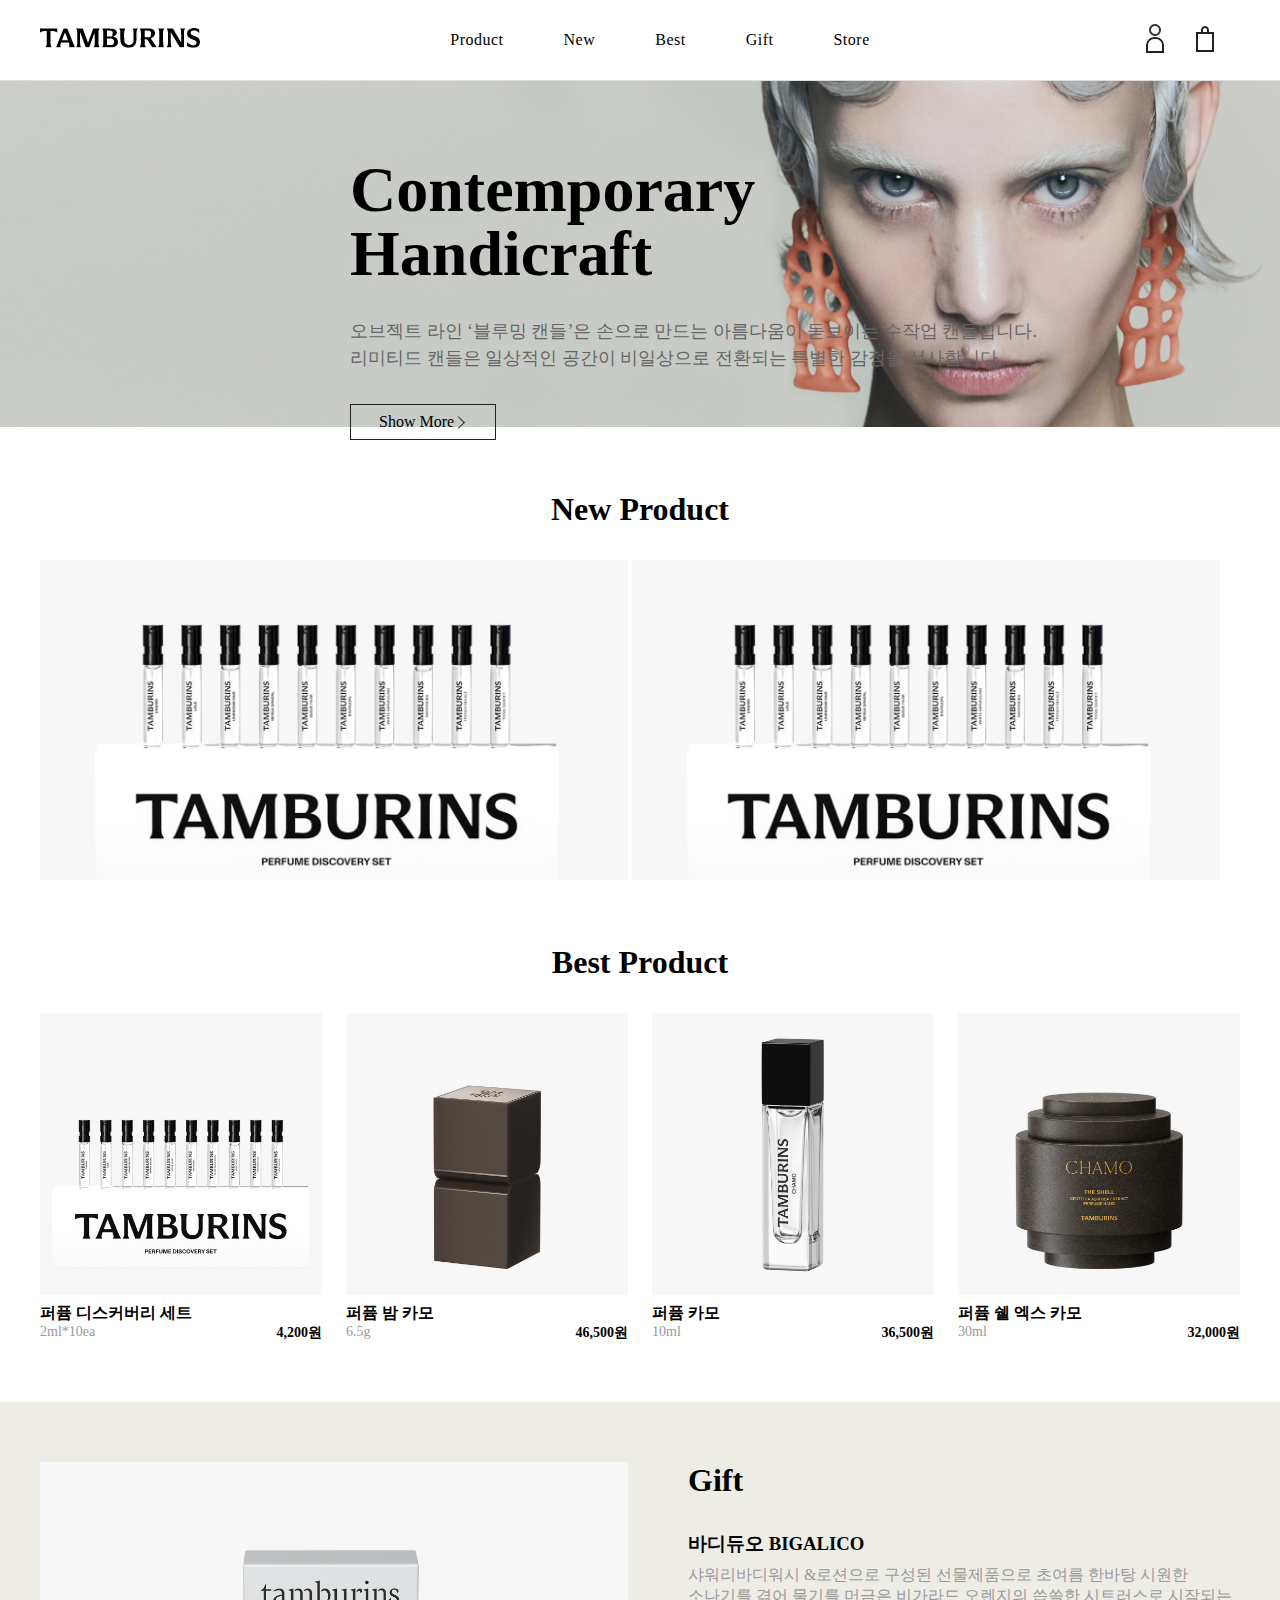
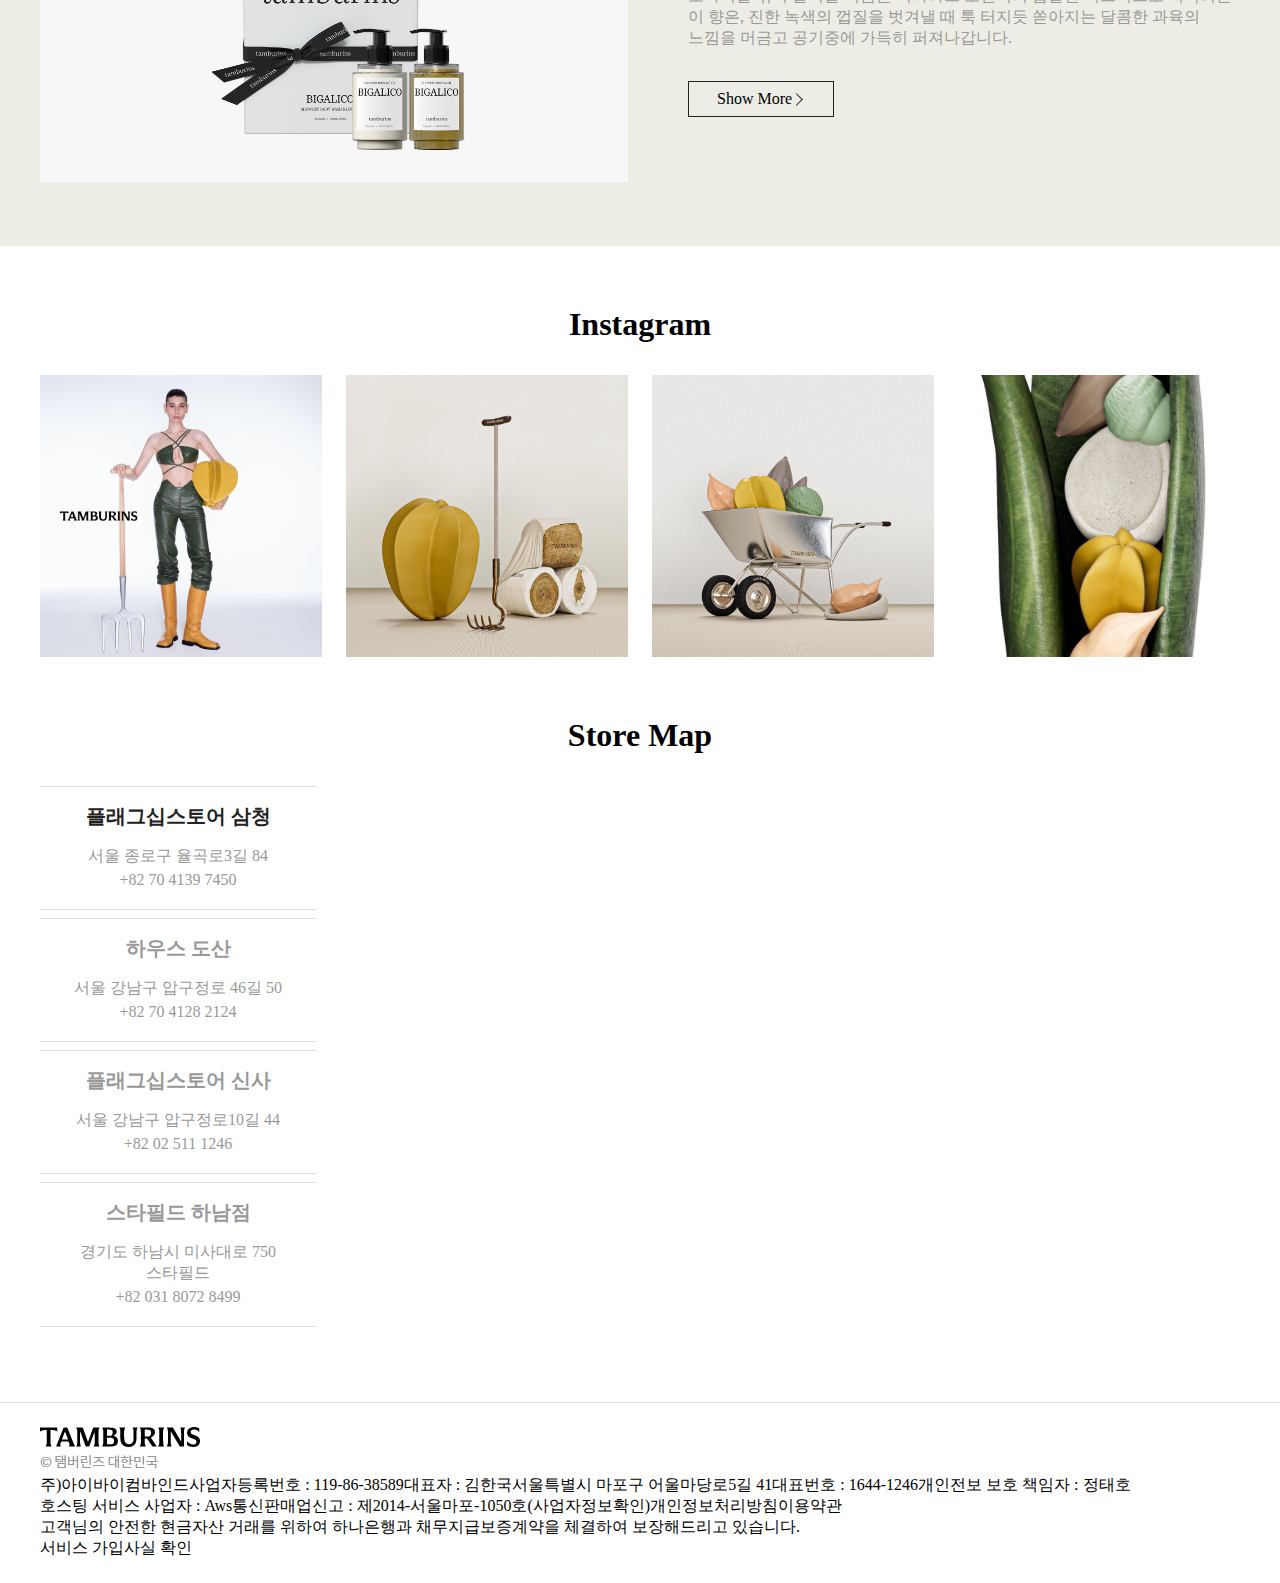
<file: index.html>
<!DOCTYPE html>
<html lang="ko">
<head>
    <meta charset="UTF-8">
    <meta http-equiv="X-UA-Compatible" content="IE=edge">
    <meta name="viewport" content="width=device-width, initial-scale=1.0">
    <!-- v -->
    <!-- <link href="https://cdn.jsdelivr.net/npm/bootstrap@5.0.2/dist/css/bootstrap.min.css" rel="stylesheet" integrity="sha384-EVSTQN3/azprG1Anm3QDgpJLIm9Nao0Yz1ztcQTwFspd3yD65VohhpuuCOmLASjC" crossorigin="anonymous"> -->
    <link rel="stylesheet" href="./index.css">
    <script src="/index.js"></script>
    
    <script src="https://cdn.jsdelivr.net/npm/bootstrap@5.0.2/dist/js/bootstrap.bundle.min.js" integrity="sha384-MrcW6ZMFYlzcLA8Nl+NtUVF0sA7MsXsP1UyJoMp4YLEuNSfAP+JcXn/tWtIaxVXM" crossorigin="anonymous"></script>

    <title>Document</title>
</head>
<body>
    <!-- 헤더시작_공통 -->
<header class="header">
    <div class="wrap_header">
        <p class="logo" href="#">
            <a href="/index.html">
                <img src="./img/img_logo.png" alt="Brand Logo">
            </a>
        </p>
        <div class="hd_menu">
            <ul class="menu_list">
                <li>
                    <a href="/sub_01.html">Product</a>
                </li>
                <li>
                    <a href="#">New</a>
                </li>
                <li>
                    <a href="#">Best</a>
                </li>
                <li>
                    <a href="#">Gift</a>
                </li>
                <li>
                    <a href="#">Store</a>
                </li>
            </ul>
        </div>
        <div class="hd_login">
            <ul class="menu_login">
                <li>
                    <a href="">
                        <img src="/img/icon_login.png" alt="Login_button">
                    </a>
                </li>
                <li>
                    <a href="">
                        <img src="/img/icon_shoppingbag.png" alt="shopping_bag">
                    </a>
                </li>
            </ul>
        </div>
    </div>
</header>
    <!-- 헤더끝_공통 -->


<section class=" main">
    <div class="main_visual">
        <img src="/img/img_main.png" alt="main_visual_01">
        <div class="main_visual_text">
            <p id="main_title">Contemporary<br>Handicraft</p>
            <p id="main_text">오브젝트 라인 ‘블루밍 캔들’은 손으로 만드는 아름다움이 돋보이는 수작업 캔들입니다.<br>리미티드 캔들은 일상적인 공간이 비일상으로 전환되는 특별한 감정을 선사합니다.</p>
            <a class="main_button" href="/sub_01.html">
                <p>Show More</p>
            </a>
        </div>
    </div>
</section>
<section class="content content_01">
    <div class="wrap_content">
        <h2 class="content_title">New Product</h2>
        <div class="new_proudct_list">
            <div class="new_product new_product_01">
                <div class="product_hover">
                    <div class="product_text">
                        <h3>퍼퓸 디스커버리 세트</h3>
                        <a class="np_button" href="#">
                            <p>Show More</p>
                        </a>
                    </div>
                </div>
                <a class="product" href="#">
                    <img src="/img/img_product_01.png" alt="New Product_01">
                </a>
            </div>
            <div class="new_product new_product_01">
                <div class="product_hover">
                    <div class="product_text">
                        <h3>퍼퓸 밤 카모</h3>
                        <a class="np_button" href="#">
                            <p>Show More</p>
                        </a>
                    </div>
                </div>
                <a class="product" href="#">
                    <img src="/img/img_product_01.png" alt="New Product_01">
                </a>
            </div>
        </div>
    </div>
</section>
<section class="content content_02">
    <div class="wrap_content">
        <h2 class="content_title">Best Product</h2>
        <div class="best_product">
            <ul>
                <li>
                    <div class="bp_img">
                        <a href="/sub_01.html" class="product_hover">
                            <img src="/img/icon_like_on.png">
                        </a>
                        <div href="">
                            <img src="/img/img_best_product_01.png" alt="best Product_01">
                        </div>
                    </div>
                    <div class="product_info">
                        <p>퍼퓸 디스커버리 세트</p>
                        <span class="info">2ml*10ea</span>
                        <span class="price">4,200원</span>
                    </div>
                </li>
                <li>
                    <div class="bp_img">
                        <a href="#" class="product_hover">
                            <img src="/img/icon_like_on.png">
                        </a>
                        <div href="">
                            <img src="/img/img_best_product_02.png" alt="best Product_01">
                        </div>
                    </div>
                    <div class="product_info">
                        <p>퍼퓸 밤 카모</p>
                        <span class="info">6.5g</span>
                        <span class="price">46,500원</span>
                    </div>
                </li>
                <li>
                    <div class="bp_img">
                        <a href="#" class="product_hover">
                            <img src="/img/icon_like_on.png">
                        </a>
                        <div href="">
                            <img src="/img/img_best_product_03.png" alt="best Product_01">
                        </div>
                    </div>
                    <div class="product_info">
                        <p>퍼퓸 카모</p>
                        <span class="info">10ml</span>
                        <span class="price">36,500원</span>
                    </div>
                </li>
                <li>
                    <div class="bp_img">
                        <a href="#" class="product_hover">
                            <img src="/img/icon_like_on.png">
                        </a>
                        <div href="">
                            <img src="/img/img_best_product_04.png" alt="best Product_01">
                        </div>
                    </div>
                    <div class="product_info">
                        <p>퍼퓸 쉘 엑스 카모</p>
                        <span class="info">30ml</span>
                        <span class="price">32,000원</span>
                    </div>
                </li>
            </ul>
        </div>
    </div>
</section>
<section class="content content_03">
    <div class="wrap_content">
        <div class="gift">
                <ul>
                    <li>
                        <div class="gift_img">
                            <a href="">
                                <img src="/img/img_gift_01.png" alt="gift_01">
                            </a>
                            </div>
                        <div class="gift_01_text">
                            <h2 class="content_title gift">Gift</h2>
                            <h3>바디듀오 BIGALICO</h3>
                            <span>샤워리바디워시 &amp;로션으로 구성된 선물제품으로 초여름 한바탕 시원한 소나기를 겪어 물기를 머금은 비가라드 오렌지의 씁쓸한 시트러스로 시작되는 이 향은, 진한 녹색의 껍질을 벗겨낼 때 툭 터지듯 쏟아지는 달콤한 과육의 느낌을 머금고 공기중에 가득히 퍼져나갑니다.</span>
                            <a class="gift_button" href="#">
                                <p>Show More</p>
                            </a>
                        </div>
                        
                    </li>
                    <!-- <li>
                        <a href="">
                            <img src="/img/img_gift_01.png" alt="gift_02">
                        </a>
                        <div class="gift_01_text">
                            <p>바디듀오 BIGALICO</p>
                            <span>샤워리바디워시 &amp;로션으로 구성된 선물제품으로 초여름 한바탕 시원한 소나기를 겪어 물기를 머금은 비가라드 오렌지의 씁쓸한 시트러스로 시작되는 이 향은, 진한 녹색의 껍질을 벗겨낼 때 툭 터지듯 쏟아지는 달콤한 과육의 느낌을 머금고 공기중에 가득히 퍼져나갑니다.</span>
                        </div>
                    </li>
                    <li>
                        <a href="">
                            <img src="/img/img_gift_01.png" alt="gift_03">
                        </a>
                        <div class="gift_01_text">
                            <p>바디듀오 BIGALICO</p>
                            <span>샤워리바디워시 &amp;로션으로 구성된 선물제품으로 초여름 한바탕 시원한 소나기를 겪어 물기를 머금은 비가라드 오렌지의 씁쓸한 시트러스로 시작되는 이 향은, 진한 녹색의 껍질을 벗겨낼 때 툭 터지듯 쏟아지는 달콤한 과육의 느낌을 머금고 공기중에 가득히 퍼져나갑니다.</span>
                        </div>
                    </li>  -->
                </ul>
        </div>
    </div>
</section>
<section class="content content_04">
    <div class="wrap_content">
        <div class="insta">
            <h2 class="content_title">Instagram</h2>
            <ul>
                <li>
                    <a href="#" class="insta_hover">
                        <img src="/img/icon_like_on.png">
                    </a>
                    <div class="insta_img" href="">
                        <img src="/img/img_insta_01.png" alt="insta_img_01">
                    </div>
                </li>
                <li>
                    <a href="#" class="insta_hover">
                        <img src="/img/icon_like_on.png">
                    </a>
                    <div class="insta_img" href="">
                        <img src="/img/img_insta_02.png" alt="insta_img_02">
                    </div>
                </li>
                <li>
                    <a href="#" class="insta_hover">
                        <img src="/img/icon_like_on.png">
                    </a>
                    <div class="insta_img" href="">
                        <img src="/img/img_insta_03.png" alt="insta_img_03">
                    </div>
                </li>
                <li>
                    <a href="#" class="insta_hover">
                        <img src="/img/icon_like_on.png">
                    </a>
                    <div class="insta_img" href="">
                        <img src="/img/img_insta_04.png" alt="insta_img_04">
                    </div>
                </li>
            </ul>
        </div>
    </div>
</section>
<section class="content content_05">
    <div class="wrap_content">
        <h2 class="content_title">Store Map</h2>
        <div class="store_list">
            <div class="store_info active">
                <h3 id="plg">플래그십스토어 삼청</h3>
                <p class="adr">서울 종로구 율곡로3길 84</p>
                <p class="phn">+82 70 4139 7450</p>
            </div>
            <div  class="store_info">
                    <h3 id="house">하우스 도산</h3>
                    <p class="adr">서울 강남구 압구정로 46길 50</p>
                    <p class="phn">+82 70 4128 2124</p>
            </div>
            <div  class="store_info">
                    <h3>플래그십스토어 신사</h3>
                    <p class="adr">서울 강남구 압구정로10길 44</p>
                    <p class="phn">+82 02 511 1246</p>
            </div>
            <div  class="store_info">
                    <h3>스타필드 하남점</h3>
                    <p class="adr">경기도 하남시 미사대로 750 스타필드</p>
                    <p class="phn">+82 031 8072 8499</p>
            </div>
        </div>
        <div class="iframe">
            <iframe class="zindex" src="https://www.google.com/maps/embed?pb=!1m18!1m12!1m3!1d50611.347963052285!2d126.94245030426846!3d37.55013359230874!2m3!1f0!2f0!3f0!3m2!1i1024!2i768!4f13.1!3m3!1m2!1s0x357ca310873a0217%3A0x48767bcb989ef154!2sTAMBURINS%20Flagship%20Store%20Samcheong!5e0!3m2!1sko!2skr!4v1684732100878!5m2!1sko!2skr" width="894" height="556" style="border:0;" allowfullscreen="" loading="lazy" referrerpolicy="no-referrer-when-downgrade"></iframe>
            <iframe src="https://www.google.com/maps/embed?pb=!1m18!1m12!1m3!1d3164.261943588402!2d127.03567849999999!3d37.5253221!2m3!1f0!2f0!3f0!3m2!1i1024!2i768!4f13.1!3m3!1m2!1s0x357ca36421260b87%3A0x7146fecb44962dda!2sGENTLE%20MONSTER%20HAUS%20DOSAN!5e0!3m2!1sko!2skr!4v1687246200977!5m2!1sko!2skr" width="894" height="556" style="border:0;" allowfullscreen="" loading="lazy" referrerpolicy="no-referrer-when-downgrade"></iframe>
            <iframe src="https://www.google.com/maps/embed?pb=!1m18!1m12!1m3!1d791.1152762057878!2d127.02205989999999!3d37.5206264!2m3!1f0!2f0!3f0!3m2!1i1024!2i768!4f13.1!3m3!1m2!1s0x357ca3eb0892eca7%3A0x317ff33e31a18c5a!2z7YOs67KE66aw7KaIIOyLoOyCrCDtlIzrnpjqt7jsi63siqTthqDslrQ!5e0!3m2!1sko!2skr!4v1687246220086!5m2!1sko!2skr" width="894" height="556" style="border:0;" allowfullscreen="" loading="lazy" referrerpolicy="no-referrer-when-downgrade"></iframe>
            <iframe src="https://www.google.com/maps/embed?pb=!1m18!1m12!1m3!1d3163.4063556134483!2d127.22112207635483!3d37.545488925333764!2m3!1f0!2f0!3f0!3m2!1i1024!2i768!4f13.1!3m3!1m2!1s0x357cb3cddde61fad%3A0xa1076930e6397ee5!2z6rK96riw64-EIO2VmOuCqOyLnCDrr7jsgqzrjIDroZwgNzUw!5e0!3m2!1sko!2skr!4v1687246281159!5m2!1sko!2skr" width="894" height="556" style="border:0;" allowfullscreen="" loading="lazy" referrerpolicy="no-referrer-when-downgrade"></iframe>
        </div>
    </div>
</section>

    <!-- 푸터시작_공통 -->

<footer class="footer">
    <div class="footer_wrap">
        <div class="footer_logo">
            <a href="/index.html">
                <img src="/img/logo_footer.png" alt="logo">
            </a>
        </div>
        <div class="footer_info">
            <ul>
                <li>
                    <p>주&#41;아이바이컴바인드</p>
                </li>
                <li>
                    <p>사업자등록번호 : 119-86-38589</p>
                </li>
                <li>
                    <p>대표자 : 김한국</p>
                </li>
                <li>
                    <p>서울특별시 마포구 어울마당로5길 41</p>
                </li>
                <li>
                    <p>대표번호 : 1644-1246</p>
                </li>
                <li>
                    <p>개인전보 보호 책임자 : 정태호</p>
                </li>
                <li>
                    <p>호스팅 서비스 사업자 : Aws</p>
                </li>
                <li>
                    <p>통신판매업신고 : 제2014-서울마포-1050호</p>
                <li>
                    <a href="#"><p>&#40;사업자정보확인&#41;</p></a>
                </li>
                <li>
                    <a href="#"><p>개인정보처리방침</p></a>
                </li>
                <li>
                    <a href="#"><p>이용약관</p></a>
                </li>
            </ul>
        </div>
        <div>
            <p>고객님의 안전한 현금자산 거래를 위하여 하나은행과 채무지급보증계약을 체결하여 보장해드리고 있습니다.</p>
            <a href="#">
                <p>서비스 가입사실 확인</p>
            </a>
        </div>
        
    </div>
</footer>

    <!-- 푸터끝_공통 -->

    <script src="https://cdn.jsdelivr.net/npm/jquery@3.5.1/dist/jquery.slim.min.js" integrity="sha384-DfXdz2htPH0lsSSs5nCTpuj/zy4C+OGpamoFVy38MVBnE+IbbVYUew+OrCXaRkfj" crossorigin="anonymous"></script>
    <script src="https://cdn.jsdelivr.net/npm/bootstrap@4.6.2/dist/js/bootstrap.bundle.min.js" integrity="sha384-Fy6S3B9q64WdZWQUiU+q4/2Lc9npb8tCaSX9FK7E8HnRr0Jz8D6OP9dO5Vg3Q9ct" crossorigin="anonymous"></script>
</body>
</html>
</file>
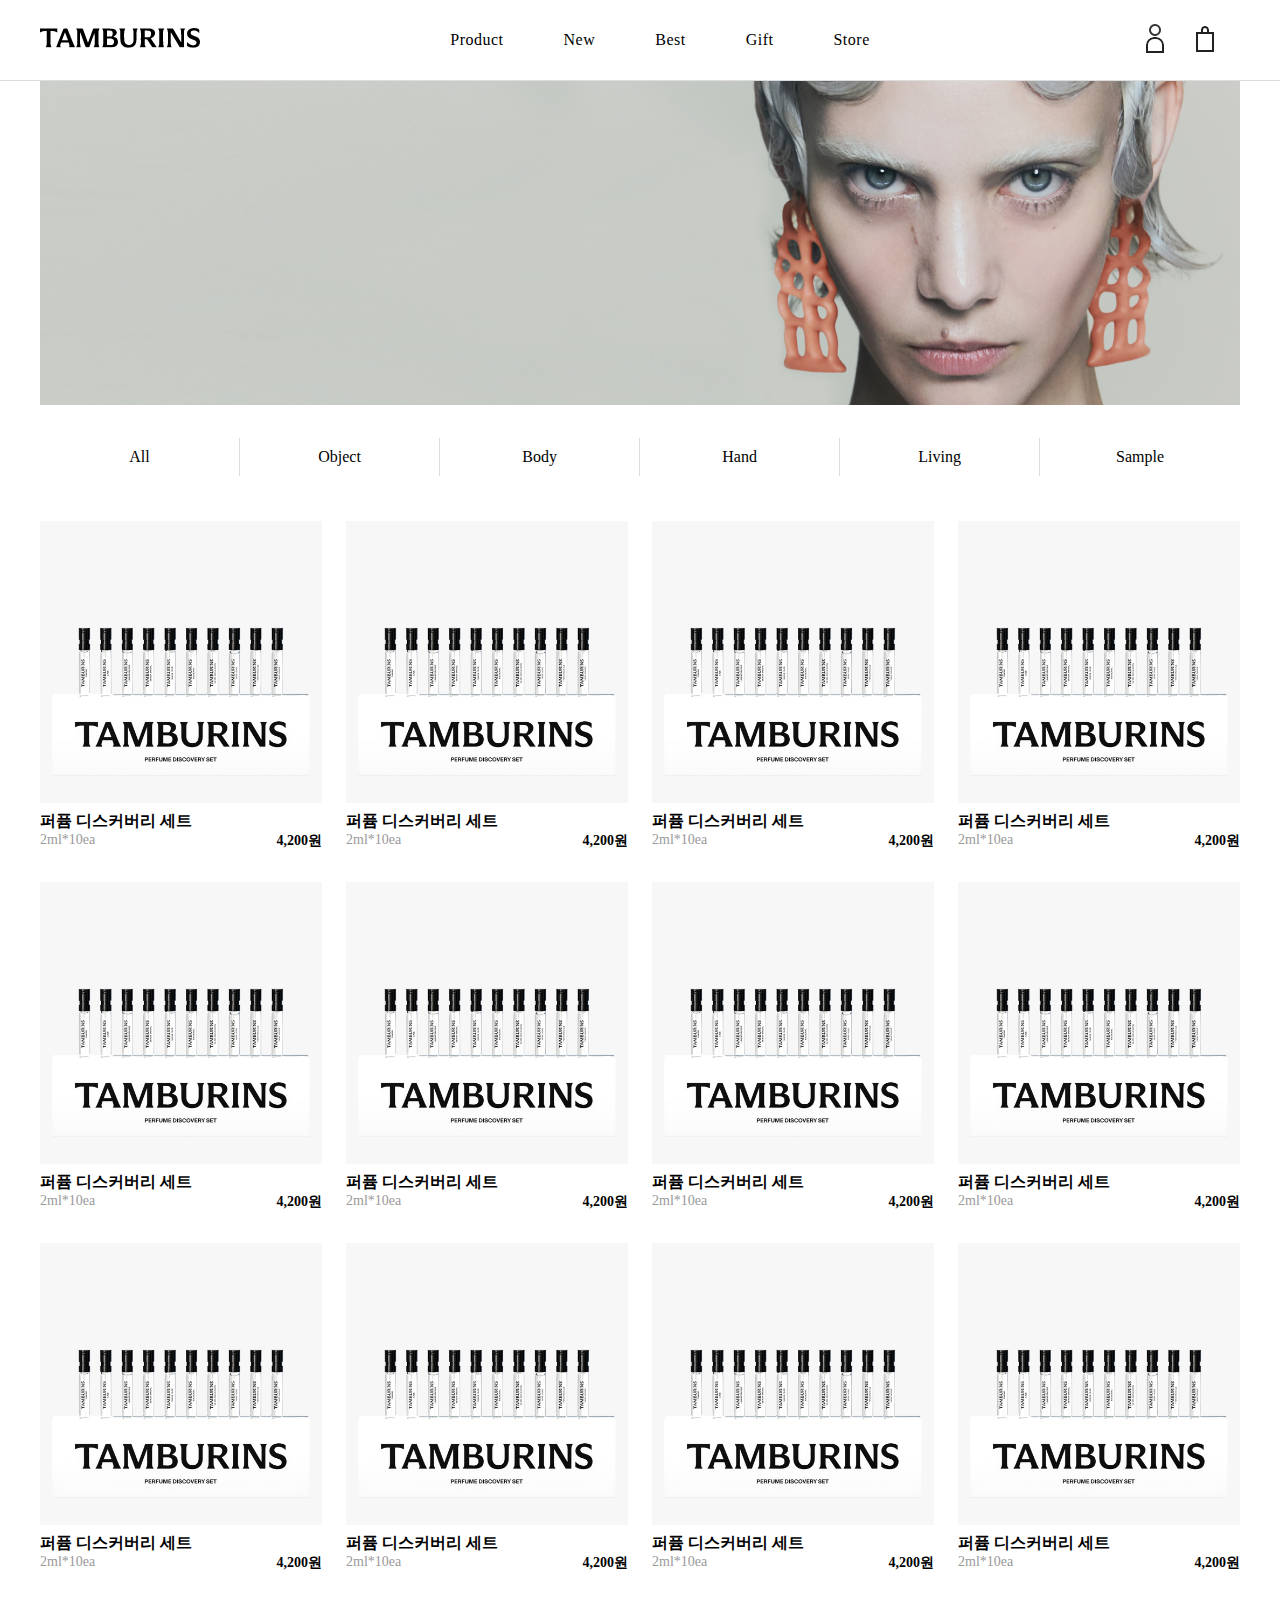
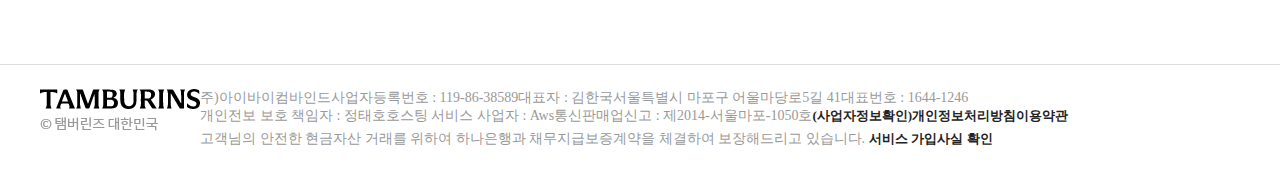
<file: sub_01.html>
<!DOCTYPE html>
<html lang="ko">
<head>
    <meta charset="UTF-8">
    <meta http-equiv="X-UA-Compatible" content="IE=edge">
    <meta name="viewport" content="width=device-width, initial-scale=1.0">
    <link rel="stylesheet" href="./sub_01.css">
    <script src="/index.js"></script>
    
    <script src="https://cdn.jsdelivr.net/npm/bootstrap@5.0.2/dist/js/bootstrap.bundle.min.js" integrity="sha384-MrcW6ZMFYlzcLA8Nl+NtUVF0sA7MsXsP1UyJoMp4YLEuNSfAP+JcXn/tWtIaxVXM" crossorigin="anonymous"></script>

    <title>Document</title>
</head>
<body>
     <!-- 헤더시작_공통 -->
<header class="header">
    <div class="wrap_header">
        <p class="logo" href="#">
            <a href="/index.html">
                <img src="./img/img_logo.png" alt="Brand Logo">
            </a>
        </p>
        <div class="hd_menu">
            <ul class="menu_list">
                <li>
                    <a href="/sub_01.html">Product</a>
                </li>
                <li>
                    <a href="#">New</a>
                </li>
                <li>
                    <a href="#">Best</a>
                </li>
                <li>
                    <a href="#">Gift</a>
                </li>
                <li>
                    <a href="/sub_02.html">Store</a>
                </li>
            </ul>
        </div>
        <div class="hd_login">
            <ul class="menu_login">
                <li>
                    <a href="">
                        <img src="/img/icon_login.png" alt="Login_button">
                    </a>
                </li>
                <li>
                    <a href="">
                        <img src="/img/icon_shoppingbag.png" alt="shopping_bag">
                    </a>
                </li>
            </ul>
        </div>
    </div>
</header>
    <!-- 헤더끝_공통 -->


<section class="sub_main">
    <div class="main_visual">
        <img src="/img/img_main.png" alt="main_visual_01">
    </div>
</section>
<nav>
    <div class="wrap_content">
            <ul class="product_cate">
                <li>
                    <a href="#">
                        <p>All</p>
                    </a>
                </li>
                <li>
                    <a href="#">
                        <p>Object</p>
                    </a>
                </li>
                <li>
                    <a href="#">
                        <p>Body</p>
                    </a>
                </li>
                <li>
                    <a href="#">
                        <p>Hand</p>
                    </a>
                </li>
                <li>
                    <a href="#">
                        <p>Living</p>
                    </a>
                </li>
                <li>
                    <a href="#">
                        <p>Sample</p>
                    </a>
                </li>
            </ul>
    </div>
</nav>
<section class="content content_01">
    <div class="wrap_content">
            <ul class="product_list">
                <li>
                    <div class="bp_img">
                        <a href="#" class="product_hover">
                            <img src="/img/icon_like_on.png">
                        </a>
                        <div href="">
                            <img src="/img/img_best_product_01.png" alt="best Product_01">
                        </div>
                    </div>
                    <div class="product_info">
                        <p>퍼퓸 디스커버리 세트</p>
                        <span class="info">2ml*10ea</span>
                        <span class="price">4,200원</span>
                    </div>
                </li>
                <li>
                    <div class="bp_img">
                        <a href="#" class="product_hover">
                            <img src="/img/icon_like_on.png">
                        </a>
                        <div href="">
                            <img src="/img/img_best_product_01.png" alt="best Product_01">
                        </div>
                    </div>
                    <div class="product_info">
                        <p>퍼퓸 디스커버리 세트</p>
                        <span class="info">2ml*10ea</span>
                        <span class="price">4,200원</span>
                    </div>
                </li>
                <li>
                    <div class="bp_img">
                        <a href="#" class="product_hover">
                            <img src="/img/icon_like_on.png">
                        </a>
                        <div href="">
                            <img src="/img/img_best_product_01.png" alt="best Product_01">
                        </div>
                    </div>
                    <div class="product_info">
                        <p>퍼퓸 디스커버리 세트</p>
                        <span class="info">2ml*10ea</span>
                        <span class="price">4,200원</span>
                    </div>
                </li>
                <li>
                    <div class="bp_img">
                        <a href="#" class="product_hover">
                            <img src="/img/icon_like_on.png">
                        </a>
                        <div href="">
                            <img src="/img/img_best_product_01.png" alt="best Product_01">
                        </div>
                    </div>
                    <div class="product_info">
                        <p>퍼퓸 디스커버리 세트</p>
                        <span class="info">2ml*10ea</span>
                        <span class="price">4,200원</span>
                    </div>
                </li>
                <li>
                    <div class="bp_img">
                        <a href="#" class="product_hover">
                            <img src="/img/icon_like_on.png">
                        </a>
                        <div href="">
                            <img src="/img/img_best_product_01.png" alt="best Product_01">
                        </div>
                    </div>
                    <div class="product_info">
                        <p>퍼퓸 디스커버리 세트</p>
                        <span class="info">2ml*10ea</span>
                        <span class="price">4,200원</span>
                    </div>
                </li>
                <li>
                    <div class="bp_img">
                        <a href="#" class="product_hover">
                            <img src="/img/icon_like_on.png">
                        </a>
                        <div href="">
                            <img src="/img/img_best_product_01.png" alt="best Product_01">
                        </div>
                    </div>
                    <div class="product_info">
                        <p>퍼퓸 디스커버리 세트</p>
                        <span class="info">2ml*10ea</span>
                        <span class="price">4,200원</span>
                    </div>
                </li>
                <li>
                    <div class="bp_img">
                        <a href="#" class="product_hover">
                            <img src="/img/icon_like_on.png">
                        </a>
                        <div href="">
                            <img src="/img/img_best_product_01.png" alt="best Product_01">
                        </div>
                    </div>
                    <div class="product_info">
                        <p>퍼퓸 디스커버리 세트</p>
                        <span class="info">2ml*10ea</span>
                        <span class="price">4,200원</span>
                    </div>
                </li>
                <li>
                    <div class="bp_img">
                        <a href="#" class="product_hover">
                            <img src="/img/icon_like_on.png">
                        </a>
                        <div href="">
                            <img src="/img/img_best_product_01.png" alt="best Product_01">
                        </div>
                    </div>
                    <div class="product_info">
                        <p>퍼퓸 디스커버리 세트</p>
                        <span class="info">2ml*10ea</span>
                        <span class="price">4,200원</span>
                    </div>
                </li>
                <li>
                    <div class="bp_img">
                        <a href="/sub_01.html" class="product_hover">
                            <img src="/img/icon_like_on.png">
                        </a>
                        <div href="">
                            <img src="/img/img_best_product_01.png" alt="best Product_01">
                        </div>
                    </div>
                    <div class="product_info">
                        <p>퍼퓸 디스커버리 세트</p>
                        <span class="info">2ml*10ea</span>
                        <span class="price">4,200원</span>
                    </div>
                </li>
                <li>
                    <div class="bp_img">
                        <a href="/sub_01.html" class="product_hover">
                            <img src="/img/icon_like_on.png">
                        </a>
                        <div href="">
                            <img src="/img/img_best_product_01.png" alt="best Product_01">
                        </div>
                    </div>
                    <div class="product_info">
                        <p>퍼퓸 디스커버리 세트</p>
                        <span class="info">2ml*10ea</span>
                        <span class="price">4,200원</span>
                    </div>
                </li>
                <li>
                    <div class="bp_img">
                        <a href="/sub_01.html" class="product_hover">
                            <img src="/img/icon_like_on.png">
                        </a>
                        <div href="">
                            <img src="/img/img_best_product_01.png" alt="best Product_01">
                        </div>
                    </div>
                    <div class="product_info">
                        <p>퍼퓸 디스커버리 세트</p>
                        <span class="info">2ml*10ea</span>
                        <span class="price">4,200원</span>
                    </div>
                </li>
                <li>
                    <div class="bp_img">
                        <a href="/sub_01.html" class="product_hover">
                            <img src="/img/icon_like_on.png">
                        </a>
                        <div href="">
                            <img src="/img/img_best_product_01.png" alt="best Product_01">
                        </div>
                    </div>
                    <div class="product_info">
                        <p>퍼퓸 디스커버리 세트</p>
                        <span class="info">2ml*10ea</span>
                        <span class="price">4,200원</span>
                    </div>
                </li>
            </ul>
        </div>
</section>


    <!-- 푸터시작_공통 -->

<footer class="footer">
    <div class="footer_wrap">
        <div class="footer_logo">
            <a href="/index.html">
                <img src="/img/logo_footer.png" alt="logo">
            </a>
        </div>
        <div class="footer_info">
            <ul>
                <li>
                    <p>주&#41;아이바이컴바인드</p>
                </li>
                <li>
                    <p>사업자등록번호 : 119-86-38589</p>
                </li>
                <li>
                    <p>대표자 : 김한국</p>
                </li>
                <li>
                    <p>서울특별시 마포구 어울마당로5길 41</p>
                </li>
                <li>
                    <p>대표번호 : 1644-1246</p>
                </li>
                <li>
                    <p>개인전보 보호 책임자 : 정태호</p>
                </li>
                <li>
                    <p>호스팅 서비스 사업자 : Aws</p>
                </li>
                <li>
                    <p>통신판매업신고 : 제2014-서울마포-1050호</p>
                <li>
                    <a href="#"><p>&#40;사업자정보확인&#41;</p></a>
                </li>
                <li>
                    <a href="#"><p>개인정보처리방침</p></a>
                </li>
                <li>
                    <a href="#"><p>이용약관</p></a>
                </li>
            </ul>
            <div>
                <p>고객님의 안전한 현금자산 거래를 위하여 하나은행과 채무지급보증계약을 체결하여 보장해드리고 있습니다.</p>
                <a href="#">
                    <p>서비스 가입사실 확인</p>
                </a>
            </div>
        </div>
        
    </div>
</footer>

    <!-- 푸터끝_공통 -->

    <script src="https://cdn.jsdelivr.net/npm/jquery@3.5.1/dist/jquery.slim.min.js" integrity="sha384-DfXdz2htPH0lsSSs5nCTpuj/zy4C+OGpamoFVy38MVBnE+IbbVYUew+OrCXaRkfj" crossorigin="anonymous"></script>
    <script src="https://cdn.jsdelivr.net/npm/bootstrap@4.6.2/dist/js/bootstrap.bundle.min.js" integrity="sha384-Fy6S3B9q64WdZWQUiU+q4/2Lc9npb8tCaSX9FK7E8HnRr0Jz8D6OP9dO5Vg3Q9ct" crossorigin="anonymous"></script>
</body>
</html>
</file>
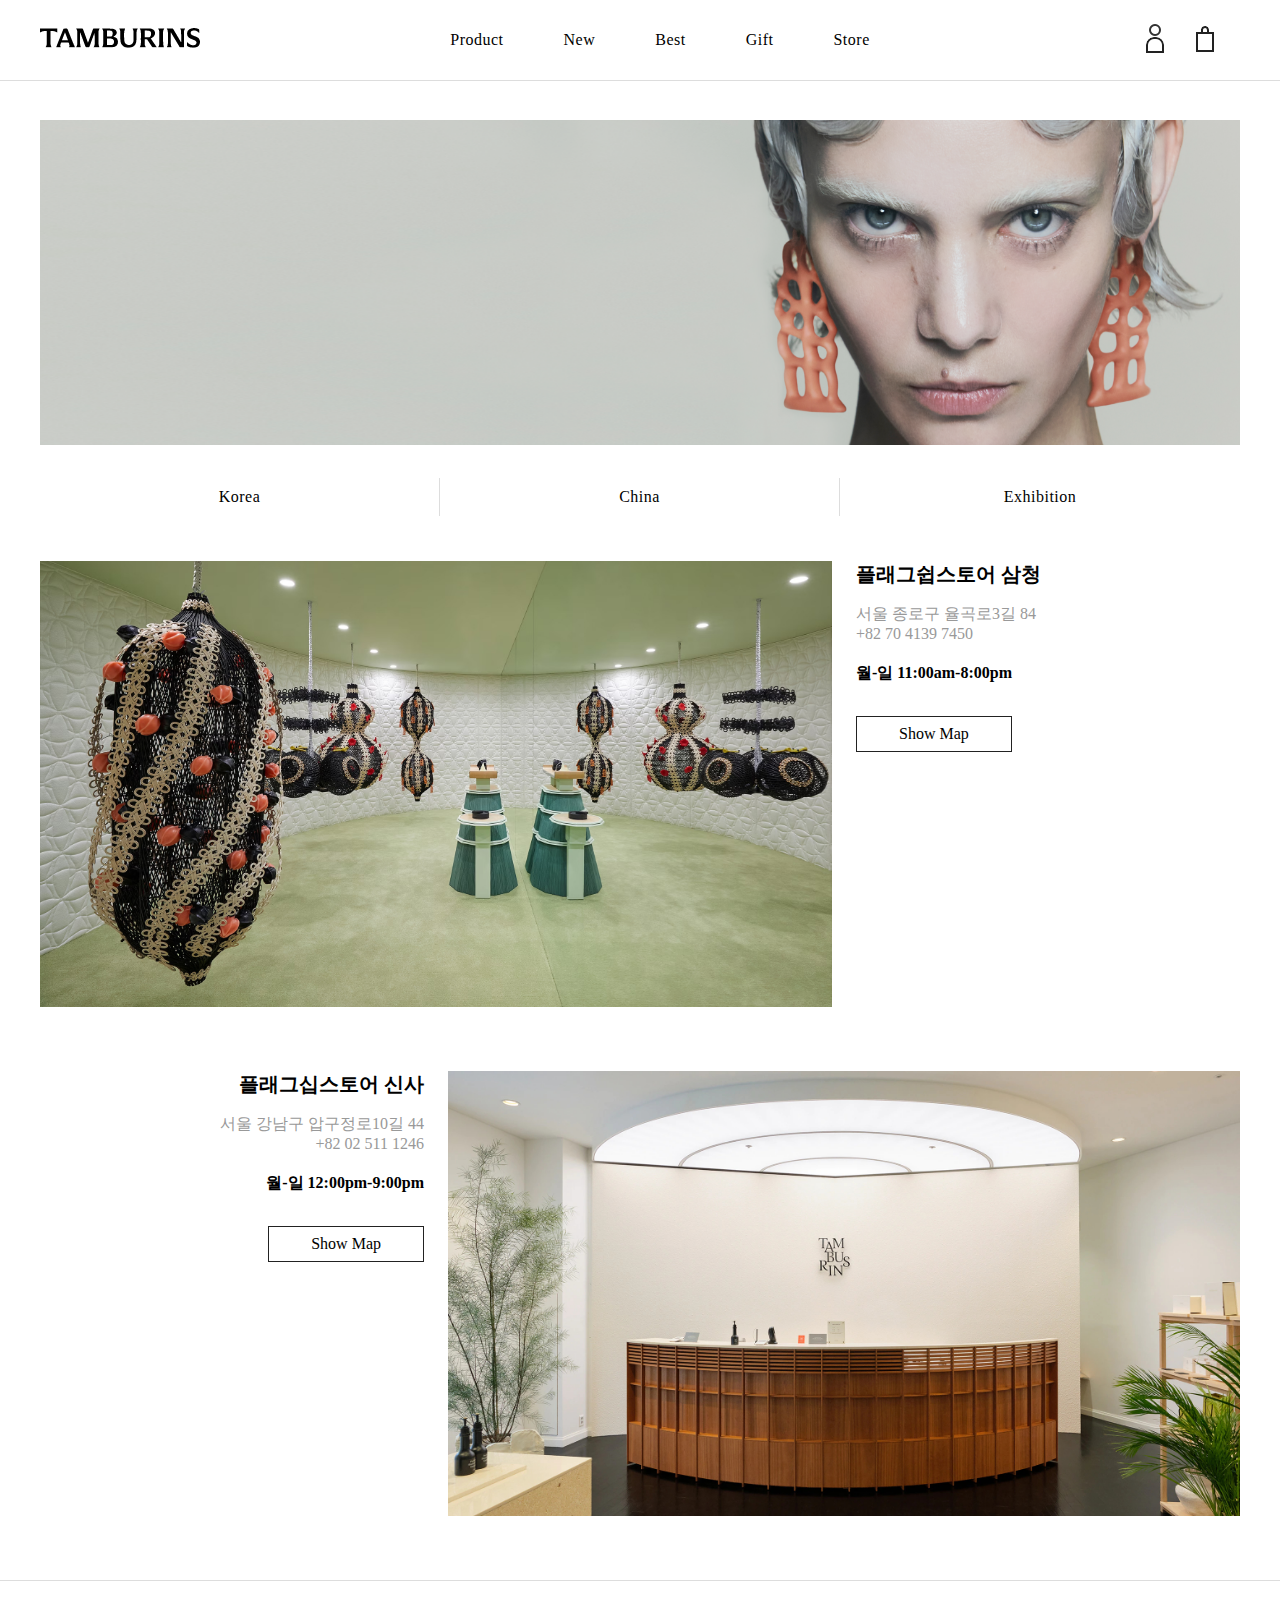
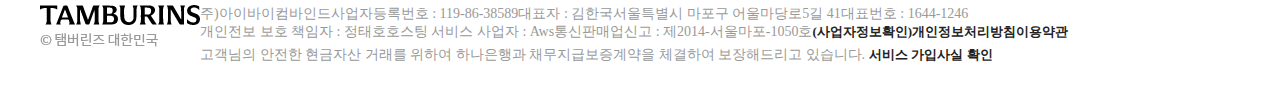
<file: sub_02.html>
<!DOCTYPE html>
<html lang="ko">
<head>
    <meta charset="UTF-8">
    <meta http-equiv="X-UA-Compatible" content="IE=edge">
    <meta name="viewport" content="width=device-width, initial-scale=1.0">
    <!-- v -->
    <!-- <link href="https://cdn.jsdelivr.net/npm/bootstrap@5.0.2/dist/css/bootstrap.min.css" rel="stylesheet" integrity="sha384-EVSTQN3/azprG1Anm3QDgpJLIm9Nao0Yz1ztcQTwFspd3yD65VohhpuuCOmLASjC" crossorigin="anonymous"> -->
    <link rel="stylesheet" href="./sub_02.css">
    <script src="/index.js"></script>
    
    <script src="https://cdn.jsdelivr.net/npm/bootstrap@5.0.2/dist/js/bootstrap.bundle.min.js" integrity="sha384-MrcW6ZMFYlzcLA8Nl+NtUVF0sA7MsXsP1UyJoMp4YLEuNSfAP+JcXn/tWtIaxVXM" crossorigin="anonymous"></script>

    <title>Document</title>
</head>
<body>
     <!-- 헤더시작_공통 -->
<header class="header">
    <div class="wrap_header">
        <p class="logo" href="#">
            <a href="/index.html">
                <img src="./img/img_logo.png" alt="Brand Logo">
            </a>
        </p>
        <div class="hd_menu">
            <ul class="menu_list">
                <li>
                    <a href="/sub_01.html">Product</a>
                </li>
                <li>
                    <a href="#">New</a>
                </li>
                <li>
                    <a href="#">Best</a>
                </li>
                <li>
                    <a href="#">Gift</a>
                </li>
                <li>
                    <a href="/sub_02.html">Store</a>
                </li>
            </ul>
        </div>
        <div class="hd_login">
            <ul class="menu_login">
                <li>
                    <a href="">
                        <img src="/img/icon_login.png" alt="Login_button">
                    </a>
                </li>
                <li>
                    <a href="">
                        <img src="/img/icon_shoppingbag.png" alt="shopping_bag">
                    </a>
                </li>
            </ul>
        </div>
    </div>
</header>
    <!-- 헤더끝_공통 -->


<section class="sub_main">
    <div class="main_visual">
        <img src="/img/img_main.png" alt="main_visual_01">
    </div>
</section>
<nav>
    <div class="wrap_content">
            <ul class="location_cate">
                <li>
                    <a href="#">
                        <p>Korea</p>
                    </a>
                </li>
                <li>
                    <a href="#">
                        <p>China</p>
                    </a>
                </li>
                <li>
                    <a href="#">
                        <p>Exhibition</p>
                    </a>
                </li>
            </ul>
    </div>
</nav>
<section class="content content_01">
    <div class="wrap_content">
        <div class="location_box">
            <img src="img/loca_01.jpeg">
            <div class="location_info">
                <p class="loca_name">플래그쉽스토어 삼청</p>
                <p class="loca_add">서울 종로구 율곡로3길 84</p>
                <p class="loca_num">+82 70 4139 7450</p>
                <p class="loca_time">월-일 11:00am-8:00pm</p>
                <a class="loca_map_btn" href="#">Show Map</a>
            </div>
        </div>
        <div class="location_box">
            <img src="img/loca_03.jpeg">
            <div class="location_info">
                <p class="loca_name">플래그십스토어 신사</p>
                <p class="loca_add">서울 강남구 압구정로10길 44</p>
                <p class="loca_num">+82 02 511 1246</p>
                <p class="loca_time">월-일 12:00pm-9:00pm</p>
                <a class="loca_map_btn" href="#">Show Map</a>
            </div>
        </div>
    </div>
</section>


    <!-- 푸터시작_공통 -->

<footer class="footer">
    <div class="footer_wrap">
        <div class="footer_logo">
            <a href="/index.html">
                <img src="/img/logo_footer.png" alt="logo">
            </a>
        </div>
        <div class="footer_info">
            <ul>
                <li>
                    <p>주&#41;아이바이컴바인드</p>
                </li>
                <li>
                    <p>사업자등록번호 : 119-86-38589</p>
                </li>
                <li>
                    <p>대표자 : 김한국</p>
                </li>
                <li>
                    <p>서울특별시 마포구 어울마당로5길 41</p>
                </li>
                <li>
                    <p>대표번호 : 1644-1246</p>
                </li>
                <li>
                    <p>개인전보 보호 책임자 : 정태호</p>
                </li>
                <li>
                    <p>호스팅 서비스 사업자 : Aws</p>
                </li>
                <li>
                    <p>통신판매업신고 : 제2014-서울마포-1050호</p>
                <li>
                    <a href="#"><p>&#40;사업자정보확인&#41;</p></a>
                </li>
                <li>
                    <a href="#"><p>개인정보처리방침</p></a>
                </li>
                <li>
                    <a href="#"><p>이용약관</p></a>
                </li>
            </ul>
            <div>
                <p>고객님의 안전한 현금자산 거래를 위하여 하나은행과 채무지급보증계약을 체결하여 보장해드리고 있습니다.</p>
                <a href="#">
                    <p>서비스 가입사실 확인</p>
                </a>
            </div>
        </div>
        
    </div>
</footer>

    <!-- 푸터끝_공통 -->

    <script src="https://cdn.jsdelivr.net/npm/jquery@3.5.1/dist/jquery.slim.min.js" integrity="sha384-DfXdz2htPH0lsSSs5nCTpuj/zy4C+OGpamoFVy38MVBnE+IbbVYUew+OrCXaRkfj" crossorigin="anonymous"></script>
    <script src="https://cdn.jsdelivr.net/npm/bootstrap@4.6.2/dist/js/bootstrap.bundle.min.js" integrity="sha384-Fy6S3B9q64WdZWQUiU+q4/2Lc9npb8tCaSX9FK7E8HnRr0Jz8D6OP9dO5Vg3Q9ct" crossorigin="anonymous"></script>
</body>
</html>
</file>
<file: index.css>
* { 
    margin: 0px;
    padding: 0px;
    box-sizing: border-box;
}

ul, ol, li {
    list-style: none;
}

a {
    color:black;
    border: none;
    text-decoration: none;
}

button {
    background: none;
    border: none;
}
/* #####헤더영역##### */
.header {
    width: 100%;
    position: fixed;
    background: #fff;
    z-index: 999;;
    border-bottom: #ddd 1px solid;
}

.wrap_header {
    display: flex;
    justify-content: space-between;
    align-items: center;
    max-width: 1200px;
    margin: 0 auto; 
    height: 80px;
}

.hd_menu {
    display: flex;
    justify-content: center;
    align-items: center;
    width:50%;
    height:100%;
}

.menu_list {
    display: flex;
    justify-content: center;
    align-items: center;
}

.menu_list li{ 
    /* float: left; */
    margin: 0 20px;
    padding:10px;
    /* text-align: center; */
    list-style: none;
}

.menu_list li a  {
    letter-spacing: 0.5px;
}

.menu_list li a:link, .menu_list li a:visited, .menu_login li a:link, .menu_login li a:visited{
    text-decoration: none;
    color: #000;
}

.menu_list li:hover a {
    font-weight: 900;
    text-decoration: none;
    letter-spacing: 0;
}

.hd_login {
    display: flex;
    justify-content: center;
    align-items: center;
    width:10%;
    height:100%;
}

.menu_login {
    display: flex;
    justify-content: center;
    align-items: center;
}
.menu_login li {
    list-style: none;
    padding: 5px;
}
.menu_login li a { 
    letter-spacing: 1px;
}


/* #####푸터영역##### */

.footer {
    width: 100%;
    border-top: 1px solid #ddd;
    padding: 24px 0;
}

.footer .footer_wrap {
    max-width: 1200px;
    margin: 0 auto;
    display: flex;
    justify-content: space-between;
    flex-wrap: wrap;
}

.footer .footer_wrap .footer_info ul {
    display: flex;
    flex-wrap: wrap;
}



/* #####공통##### */




/* #####컨텐츠영역##### */


section{
    width: 100%;
}

section .wrap_content {
    width: 1200px;
    margin: 0 auto;
}

.wrap_content h2 {
    font-size: 32px;
    text-align: center;
    margin-bottom: 32px;
}

.main {
    padding: 80px 0 60px 0;
}

.main_visual {
    position: relative;
}

.main_visual img {
    width: 100%;
}

.main_visual_text {
    position: absolute;
    max-width: 1200px;
    top: 78px;
    left: 350px;
}

.main_visual #main_title {
    font-size: 64px;
    font-weight: 900;
    line-height: 1;
    margin-bottom: 32px;

}

.main_visual #main_text {
    font-size: 18px;
    font-weight: 500;
    color: #666;
    line-height: 1.5;
    margin-bottom: 32px;

}

.main_visual .main_button {
    display: inline-block;
    border: #222222 1px solid ;
    padding: 8px 32px 8px 28px;
}

.main_visual .main_button p { 
    font-weight: 400;
}

.main_visual .main_button p::after {
    content: '';
    width: 8px;
    height: 8px;
    border-top: 1px solid #222222;
    border-right: 1px solid #222222;
    display: inline-block;
    transform: rotate(45deg);
}

.main_visual .main_button:hover {
    background: #222222;
    color: #fff;
}

.main_visual .main_button:hover p::after {
    border-top: 1px solid #fff;
    border-right: 1px solid #fff;
}

.content {
    margin-bottom: 60px;
}


.content_01 .new_product_list {
    display: flex;
    justify-content: space-between;
}

.content_01 .new_product {
    display: inline-block;
    position: relative;
}

.content_01 .product_hover {
    display: none;
    position: absolute;
    width: 100%;
    height: 100%;
    background-color: #22222280 ;
}

.content_01 .new_product_01:hover .product_hover{
    display: block;
}


.content_01 .product_hover .product_text {
    position: absolute;
    left: 50%;
    top: 50%;
    transform: translate(-50%,-50%);
    text-align: center;
    color: #ffffff;
    font-weight: 900;
    font-size: 24px;
    text-shadow: 2px 2px 2px #00000080;
}

.content_01 .product_hover .product_text h3 {
    margin-bottom: 24px;
}

.content_01 .product_hover .np_button {
    color: #ffffff;
    font-weight: 300;
    font-size: 18px;
    display: inline-block;
    border: #fff 1px solid ;
    padding: 8px 32px 8px 28px;
}

.content_01 .product_hover .np_button p{
    font-weight: 400;
}

.content_01 .product_hover .np_button p::after {
    content: '';
    width: 8px;
    height: 8px;
    border-top: 1px solid #ffffff;
    border-right: 1px solid #ffffff;
    display: inline-block;
    transform: rotate(45deg);
}

.content_01 .product_hover .np_button:hover {
    background: #fff;
    color: #222;
    text-shadow: none;
}

.content_01 .product_hover .np_button:hover p::after {
    border-top: 1px solid #222;
    border-right: 1px solid #222;
}

.content_02 {
    display: inline-block;
}

.content_02 .best_product ul {
    display: flex;
    justify-content: space-between;
}

.content_02 .best_product li {
    position: relative;
}


.content_02 .best_product .bp_img {
    position: relative;
    line-height: 0;
}


.content_02 .bp_img .product_hover {
    display: none;
    position: absolute;
    width: 100%;
    height: 100%;
    background-color: #22222280 ;
}

.content_02 .product_hover img {
    position: absolute;
    right: 4%;
    top: 4%;
}

.content_02 .bp_img:hover .product_hover{
    display: block;
}


.content_02 .product_info {
    margin-top: 8px;
}

.content_02 .product_info p {
    font-weight: 900;
}

.content_02 .info {
    font-size: 14px;
    float: left;
    color: #999999;
}

.content_02 .price {
    font-size: 14px;
    float: right;
    font-weight: bold;
}


.content_03 {
    display: inline-block;
    width: 100%;
    background: #EEEDE5;
    padding: 60px 0;
}

.content_03 li div {
    float: left;
}

.content_03 .gift h2 {
    text-align: left;
} 

.content_03 .gift li {
    display: flex;
    justify-content: space-between;
}

.content_03 .gift_01_text { 
    width: 46%;
    word-break: keep-all;
    margin-left: 24px;
}

.content_03 .gift_01_text h3 {
    margin-bottom: 8px;
}

.content_03 .gift_01_text span {
    display: block;
    color: #999999;
    font-size: 16px;
    margin-bottom: 32px;
}

.content_03 .gift_01_text .gift_button{
    display: inline-block;
    border: #222222 1px solid ;
    padding: 8px 32px 8px 28px;
}

.content_03 .gift_01_text .gift_button p{
    font-weight: 400;
}

.content_03 .gift_01_text .gift_button p::after {
    content: '';
    width: 8px;
    height: 8px;
    border-top: 1px solid #222222;
    border-right: 1px solid #222222;
    display: inline-block;
    transform: rotate(45deg);
}

.content_03 .gift_01_text .gift_button:hover {
    background: #222222;
    color: #fff;
}

.content_03 .gift_01_text .gift_button:hover p::after {
    border-top: 1px solid #fff;
    border-right: 1px solid #fff;
}

.content_04 .insta ul {
    display: flex;
    justify-content: space-between;
}

.content_04 .insta li {
    position: relative;
}

.content_04 .insta_hover {
    display: none;
    position: absolute;
    width: 100%;
    height: 100%;
    background-color: #22222280 ;
}

.content_04 .insta_img {
    line-height: 0;
}

.content_04 .insta_hover img {
    line-height: 0;
    position: absolute;
    top: 4%;
    right: 4%;
}

.content_04 .insta li:hover .insta_hover {
    display: block;
}



.content_05 {
    display: inline-block;

}

.content_05 .store_list {
    width: 23%;
    float: left;
}

.content_05 .store_info { 
    display: inline-block;
    width: 100%;
    padding: 16px 24px ;
    border-top: 1px solid #ddd;
    border-bottom: 1px solid #ddd;
    margin-bottom: 8px;
    text-align: center;
    cursor: pointer;
    user-select: none;
}

.content_05 .store_info div {
    text-align: center;
}

.content_05 .store_info h3{
    margin-bottom: 16px;
    font-size: 20px;
    color: #999;
}

.content_05 .active h3{
    color: #222;
}

.content_05 .store_info:hover h3{
    color: #222;
}

.content_05 .store_info p {
    color: #999999;
    font-size: 16px;
    word-break: keep-all;
    margin-bottom: 4px;
}

.iframe {
    float: right;
    width: 75%;
    height:556px;
}

.iframe > iframe {
    position: absolute;
}

.zindex {
    z-index: 999;
}
</file>
<file: sub_01.css>
* { 
    margin: 0px;
    padding: 0px;
    box-sizing: border-box;
}

ul, ol, li {
    list-style: none;
}

a {
    color:black;
    border: none;
    text-decoration: none;
}

button {
    background: none;
    border: none;
}
/* #####헤더영역##### */
.header {
    width: 100%;
    position: fixed;
    background: #fff;
    z-index: 999;;
    border-bottom: #ddd 1px solid;
}

.wrap_header {
    display: flex;
    justify-content: space-between;
    align-items: center;
    max-width: 1200px;
    margin: 0 auto; 
    height: 80px;
}

.hd_menu {
    display: flex;
    justify-content: center;
    align-items: center;
    width:50%;
    height:100%;
}

.menu_list {
    display: flex;
    justify-content: center;
    align-items: center;
}

.menu_list li{ 
    /* float: left; */
    margin: 0 20px;
    padding:10px;
    /* text-align: center; */
    list-style: none;
}

.menu_list li a  {
    letter-spacing: 0.5px;
}

.menu_list li a:link, .menu_list li a:visited, .menu_login li a:link, .menu_login li a:visited{
    text-decoration: none;
    color: #000;
}

.menu_list li:hover a {
    font-weight: 900;
    text-decoration: none;
    letter-spacing: 0;
}

.hd_login {
    display: flex;
    justify-content: center;
    align-items: center;
    width:10%;
    height:100%;
}

.menu_login {
    display: flex;
    justify-content: center;
    align-items: center;
}
.menu_login li {
    list-style: none;
    padding: 5px;
}
.menu_login li a { 
    letter-spacing: 1px;
}


/* #####푸터영역##### */

.footer {
    width: 100%;
    border-top: 1px solid #ddd;
    padding: 24px 0;
}

.footer_wrap {
    max-width: 1200px;
    margin: 0 auto;
}

.footer_wrap {
    display: flex;
    justify-content: space-between;
}

.footer_wrap ul {
    display: inline-block;
    width: 86%;
}

.footer_wrap .footer_info a p {
    font-weight: 600;
    font-size: 13px;
    color: #222222;
}

.footer_wrap .footer_info li {
    float: left;
    font-size: 14px;
    color: #999999;
}

.footer_wrap .footer_info p {
    display: inline-block;
    font-size: 14px;
    color: #999999;
}


/* #####컨텐츠영역##### */


section{
    width: 100%;
}

section .wrap_content {
    width: 1200px;
    margin: 0 auto;
}

.wrap_content h2 {
    font-size: 32px;
    text-align: center;
    margin-bottom: 32px;
}

.sub_main {
    display: flex;
    justify-content: center;
    padding: 80px 0 24px 0;
}

.main_visual {
    position: relative;
}

.main_visual img {
    max-width: 1200px;
}

.product_cate {
    display: flex;
    justify-content: center;
    align-items: center;
}

nav .wrap_content { 
    max-width: 1200px;
    margin: 0 auto 40px;
    display: flex;
    justify-content: center;
    align-items: center;
}

nav .wrap_content ul { 
    display: flex;
    justify-content: space-around;
    width: 100%;
    height: 48px;
}

nav .warp_content {
    display: flex;
    justify-content: center;
    align-items: center;
    width:50%;
    height:100%;
}

.prodict_cate {
    display: flex;
    justify-content: center;
    align-items: center;
}

.product_cate li{ 
    width: 20%;
    padding:10px;
    text-align: center;
    list-style: none;
}

.product_cate li {
    border-right: 1px solid #ddd;
    content: "";
}

.product_cate li:last-child {
    border: none;
}


.prodict_cate li a  {
    letter-spacing: 0.5px;
}

.product_cate li:hover a {
    font-weight: 900;
    text-decoration: none;
    letter-spacing: 0;
}

.content {
    margin-bottom: 60px;
}

.content_01 .bp_img {
    position: relative;
    line-height: 0;
}

.content_01 .bp_img .product_hover {
    display: none;
    position: absolute;
    width: 100%;
    height: 100%;
    background-color: #22222280 ;
}

.content_01 .product_hover img {
    position: absolute;
    right: 4%;
    top: 4%;
}

.content_01 .bp_img:hover .product_hover{
    display: block;
}

.content_01 .product_info p {
    font-weight: 900;
}

.content_01 .product_info {
    margin-top: 8px;
}

.content_01 .product_info p {
    font-weight: 900;
}

.content_01 .info {
    font-size: 14px;
    float: left;
    color: #999999;
}

.content_01 .price {
    font-size: 14px;
    float: right;
    font-weight: bold;
}


.content_01 .product_list {
    display: flex;
    justify-content: space-between;
    flex-wrap: wrap;
}

.content_01 .product_list li {
    margin-bottom: 32px;
}
</file>
<file: sub_02.css>
* { 
    margin: 0px;
    padding: 0px;
    box-sizing: border-box;
}

ul, ol, li {
    list-style: none;
}

a {
    color:black;
    border: none;
    text-decoration: none;
}

button {
    background: none;
    border: none;
}
/* #####헤더영역##### */
.header {
    width: 100%;
    position: fixed;
    background: #fff;
    z-index: 999;;
    border-bottom: #ddd 1px solid;
}

.wrap_header {
    display: flex;
    justify-content: space-between;
    align-items: center;
    max-width: 1200px;
    margin: 0 auto; 
    height: 80px;
}

.hd_menu {
    display: flex;
    justify-content: center;
    align-items: center;
    width:50%;
    height:100%;
}

.menu_list {
    display: flex;
    justify-content: center;
    align-items: center;
}

.menu_list li{ 
    /* float: left; */
    margin: 0 20px;
    padding:10px;
    /* text-align: center; */
    list-style: none;
}

.menu_list li a  {
    letter-spacing: 0.5px;
}

.menu_list li a:link, .menu_list li a:visited, .menu_login li a:link, .menu_login li a:visited{
    text-decoration: none;
    color: #000;
}

.menu_list li:hover a {
    font-weight: 900;
    text-decoration: none;
    letter-spacing: 0;
}

.hd_login {
    display: flex;
    justify-content: center;
    align-items: center;
    width:10%;
    height:100%;
}

.menu_login {
    display: flex;
    justify-content: center;
    align-items: center;
}
.menu_login li {
    list-style: none;
    padding: 5px;
}
.menu_login li a { 
    letter-spacing: 1px;
}


/* #####푸터영역##### */

.footer {
    width: 100%;
    border-top: 1px solid #ddd;
    padding: 24px 0;
}

.footer_wrap {
    max-width: 1200px;
    margin: 0 auto;
}

.footer_wrap {
    display: flex;
    justify-content: space-between;
}

.footer_wrap ul {
    display: inline-block;
    width: 86%;
}

.footer_wrap .footer_info a p {
    font-weight: 600;
    font-size: 13px;
    color: #222222;
}

.footer_wrap .footer_info li {
    float: left;
    font-size: 14px;
    color: #999999;
}

.footer_wrap .footer_info p {
    display: inline-block;
    font-size: 14px;
    color: #999999;
}


/* #####컨텐츠영역##### */


section{
    width: 100%;
}

section .wrap_content {
    width: 1200px;
    margin: 0 auto;
}

.wrap_content h2 {
    font-size: 32px;
    text-align: center;
    margin-bottom: 32px;
}

.sub_main {
    display: flex;
    justify-content: center;
    padding: 120px 0 24px 0;
}

.main_visual {
    position: relative;
}

.main_visual img {
    max-width: 1200px;
}

nav .wrap_content { 
    max-width: 1200px;
    margin: 0 auto 40px;
    display: flex;
    justify-content: center;
    align-items: center;
}

nav .wrap_content ul { 
    display: flex;
    justify-content: space-around;
    width: 100%;
    height: 48px;
}

nav .warp_content {
    display: flex;
    justify-content: center;
    align-items: center;
    width:50%;
    height:100%;
}

.location_cate {
    display: flex;
    justify-content: center;
    align-items: center;
}

.content {
    margin-bottom: 60px;
}

.location_cate {
    display: flex;
    justify-content: center;
    align-items: center;
}

.location_cate li{ 
    width: 33.3%;
    padding:10px;
    text-align: center;
    list-style: none;
}

.location_cate li {
    border-right: 1px solid #ddd;
    content: "";
}

.location_cate li:last-child {
    border: none;
}

.location_cate li a  {
    letter-spacing: 0.5px;
}

.location_cate li:hover a {
    font-weight: 900;
    text-decoration: none;
    letter-spacing: 0;
}

.location_box {
    display: inline-block;
}

.location_box:first-child {
    margin-bottom: 60px;
}

.location_box img {
    width: 66%;
    float: left;
}

.location_box .location_info { 
    float: left;
    margin-left: 24px;
}

.location_box .location_info .loca_name{ 
    font-size: 20px;
    font-weight: 800;
    margin-bottom: 16px;
}

.location_box .location_info .loca_add,.loca_num {
    font-size: 16px;
    color: #999999;
}

.location_box .location_info .loca_num {
    margin-bottom: 20px;
}

.location_box .location_info .loca_time {
    font-size: 16px;
    font-weight: 700;
    margin-bottom: 32px;
}

.location_box .location_info .loca_map_btn { 
    display: inline-block;
    border: 1px solid #222222;
    padding: 8px 42px;
}

.location_box .location_info .loca_map_btn:hover {
    background-color: #222222;
    color: #fff;
}

.location_box:nth-child(2) img {
    width: 66%;
    float: right;
}

.location_box:nth-child(2) .location_info { 
    float: right;
    margin-right: 24px;
    text-align: right;
}
</file>
